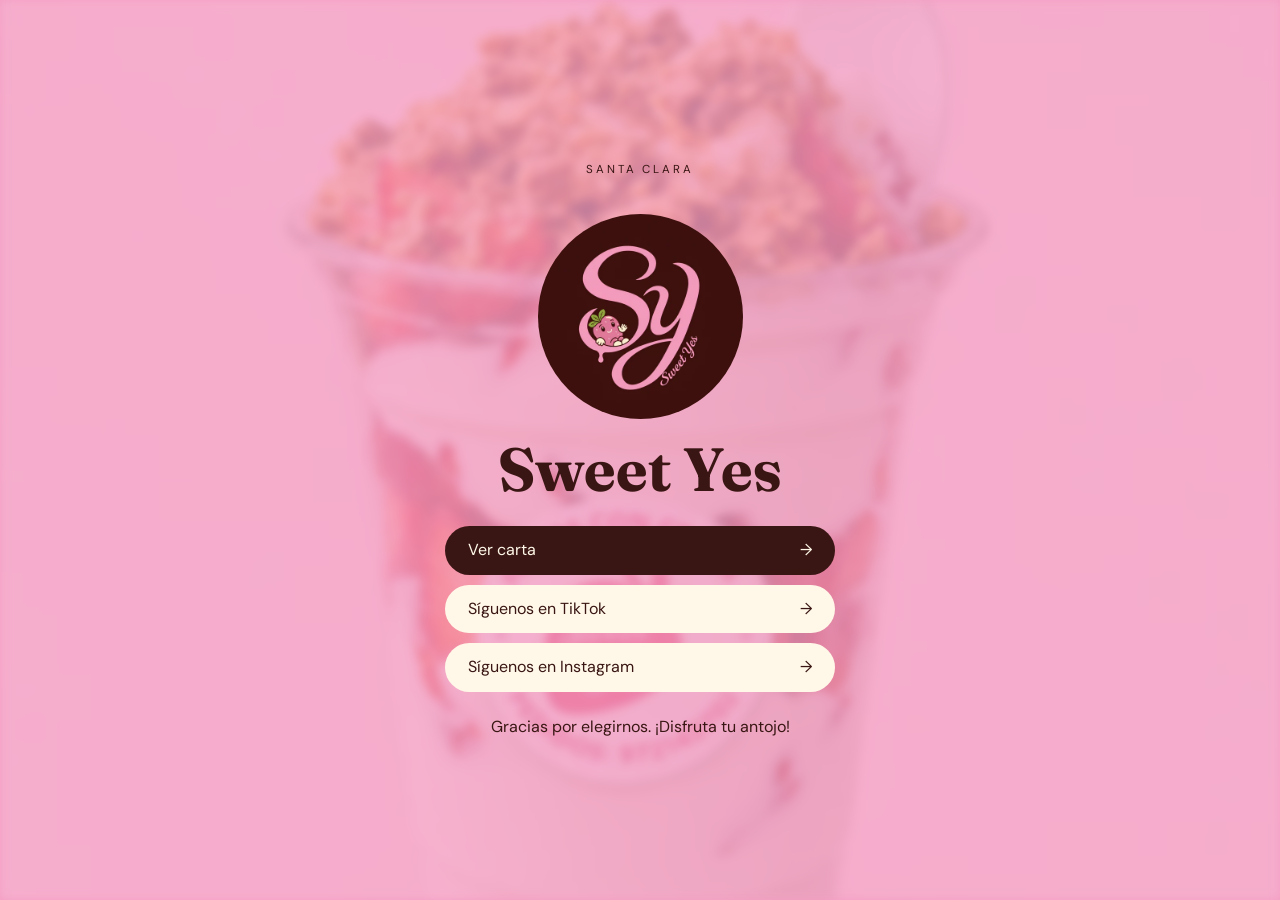
<file: index.html>
<!doctype html><html lang="es-PE"><head><meta charset="utf-8"><meta name="viewport" content="width=device-width,initial-scale=1"><title>Sweet Yes · Carta del local</title><link rel="icon" href="media/logo-sy.webp"><link rel="stylesheet" href="menu.css"></head><body class="welcome"><main class="welcome-inner"><p class="location">Santa Clara</p><img class="logo" alt="" src="media/logo-sy.webp"><h1>Sweet Yes</h1><nav aria-label="Carta y redes"><a href="menu.html">Ver carta</a><a href="https://www.tiktok.com/@sweetyessantaclara">Síguenos en TikTok</a><a href="https://www.instagram.com/sweetyesperu/">Síguenos en Instagram</a></nav><p>Gracias por elegirnos. ¡Disfruta tu antojo!</p></main></body></html>
</file>
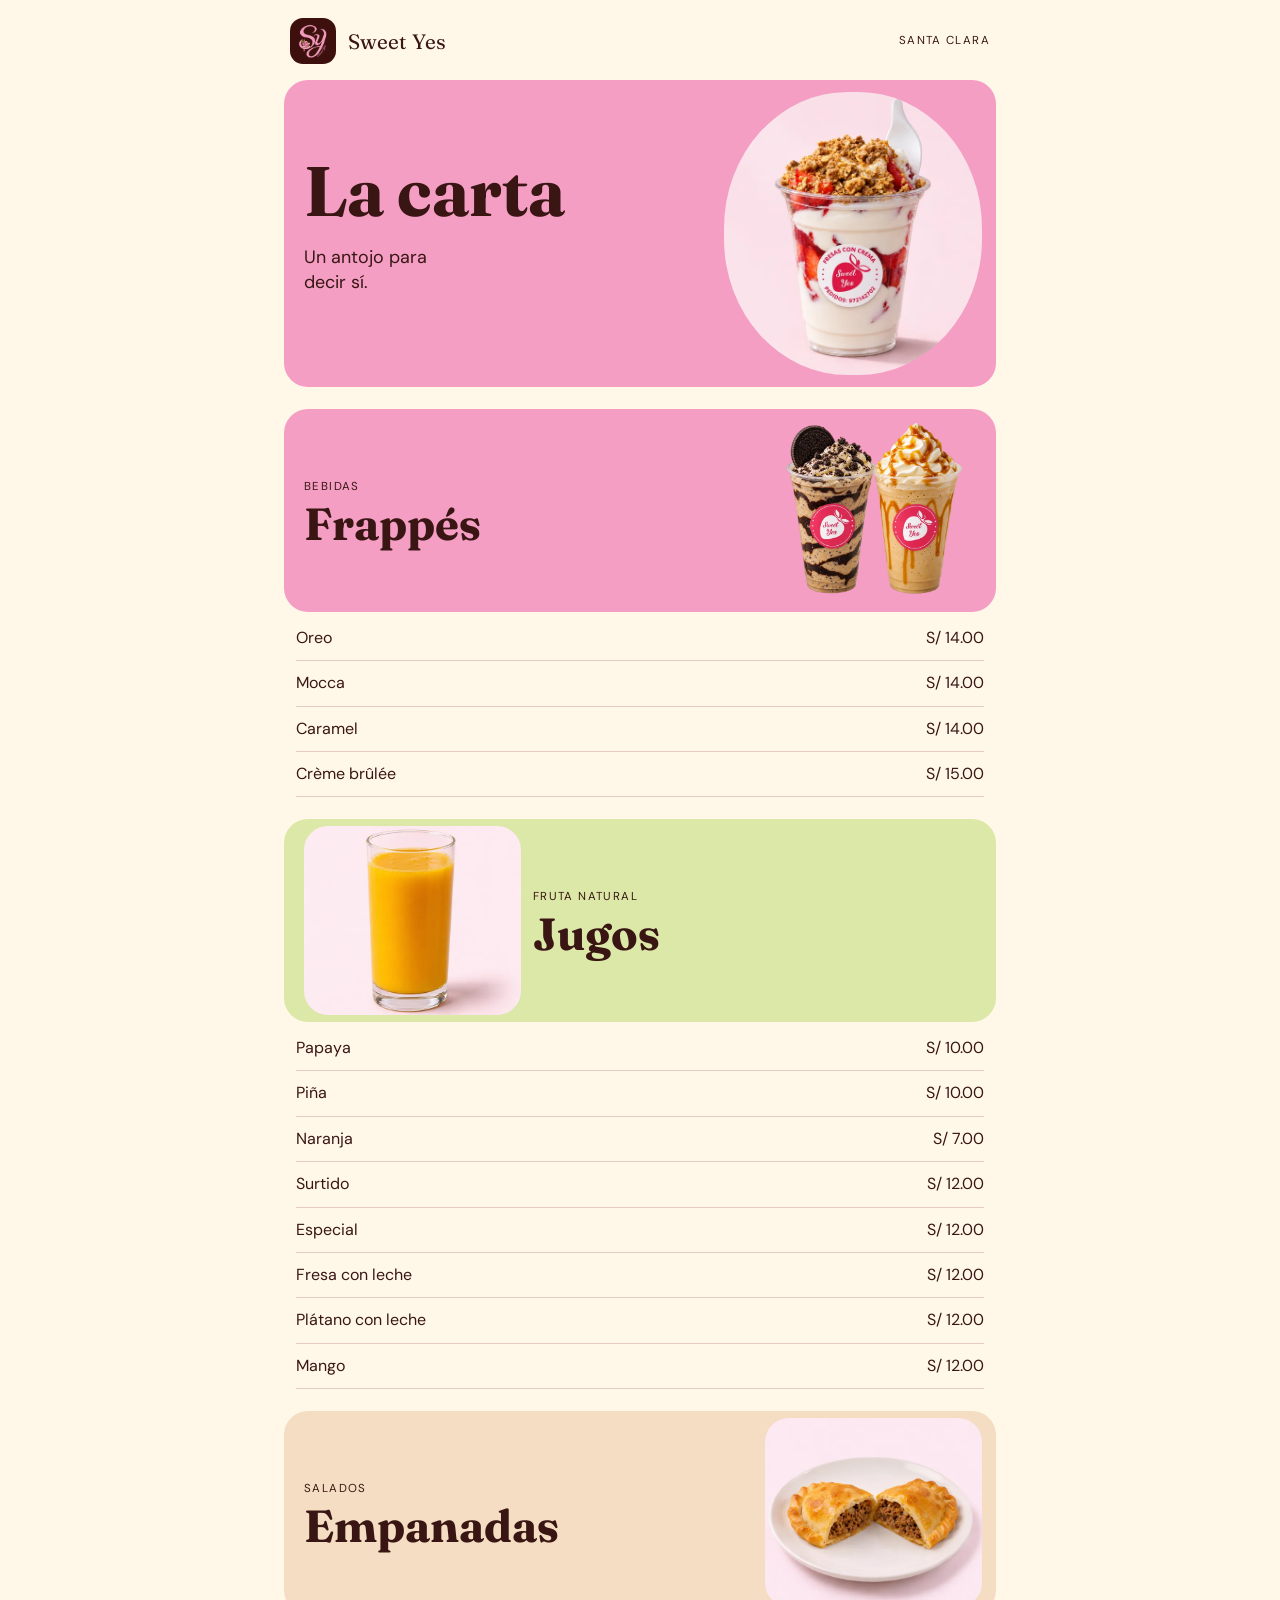
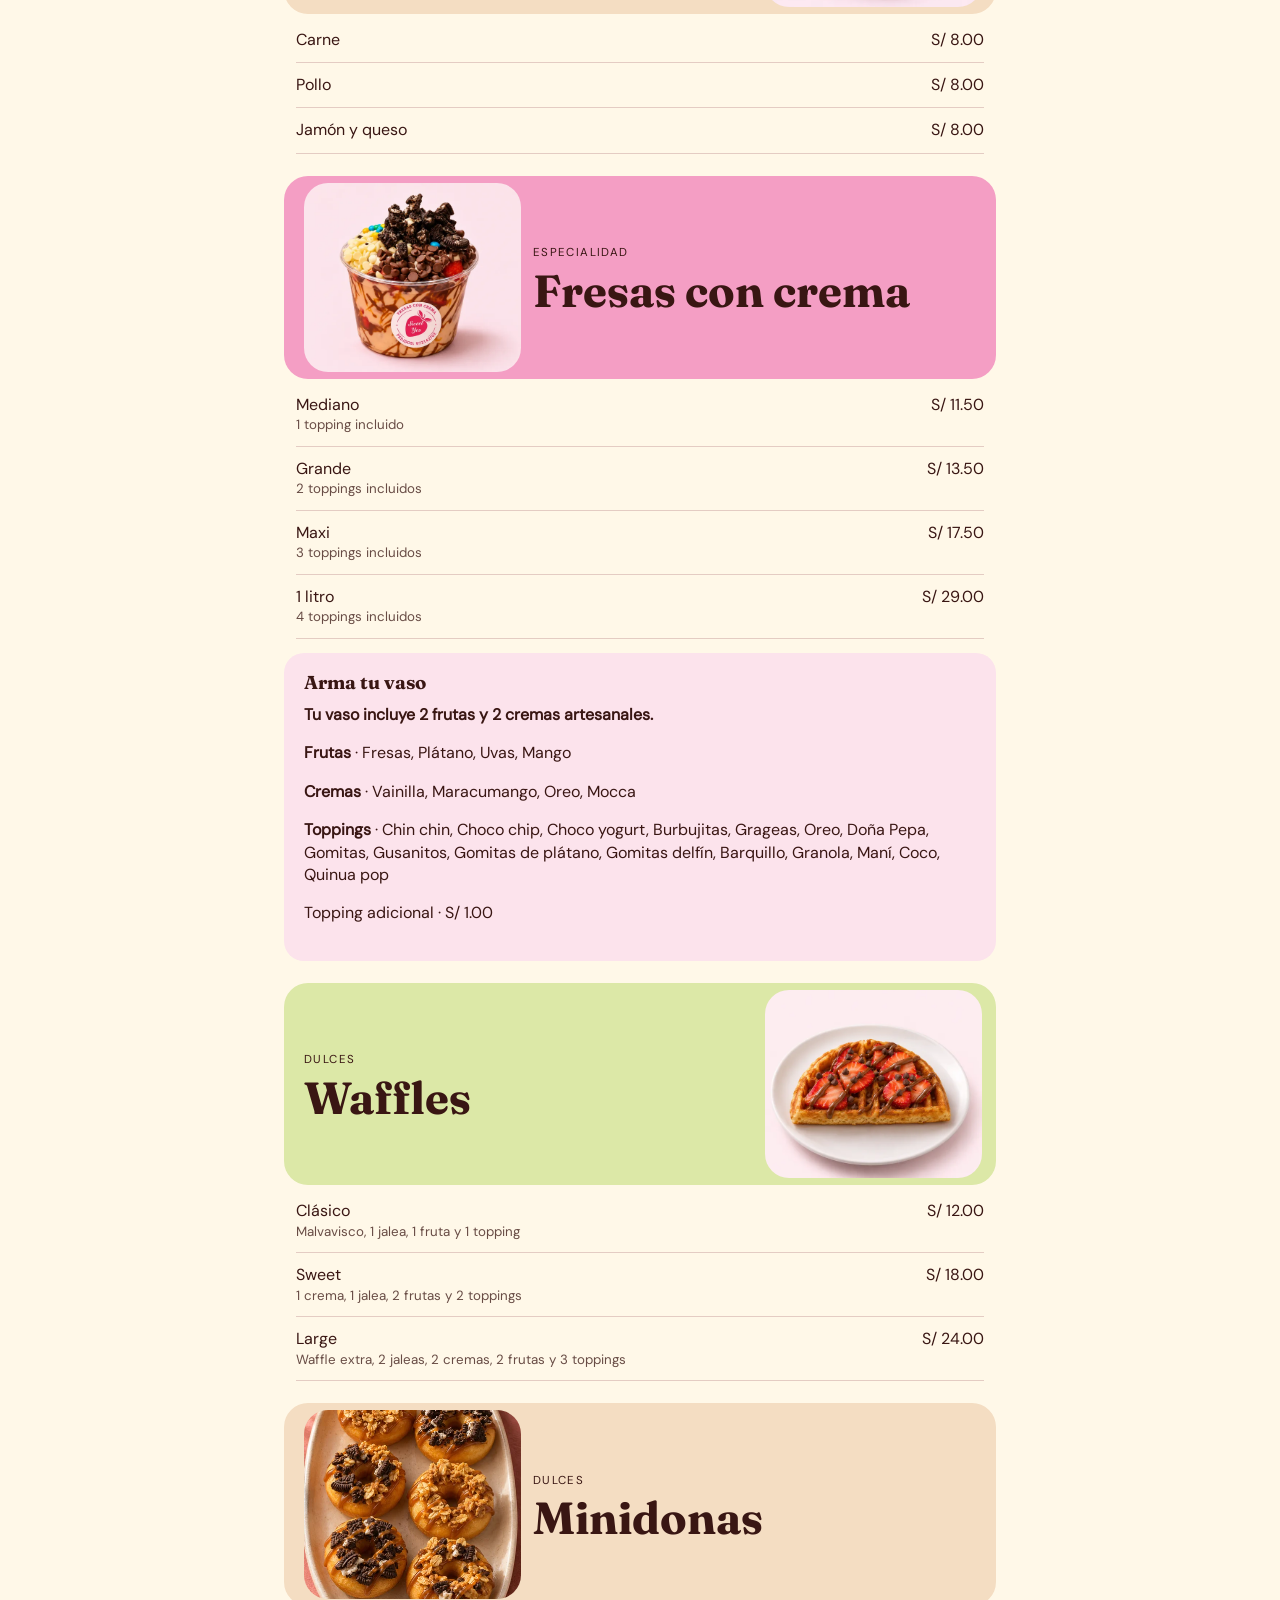
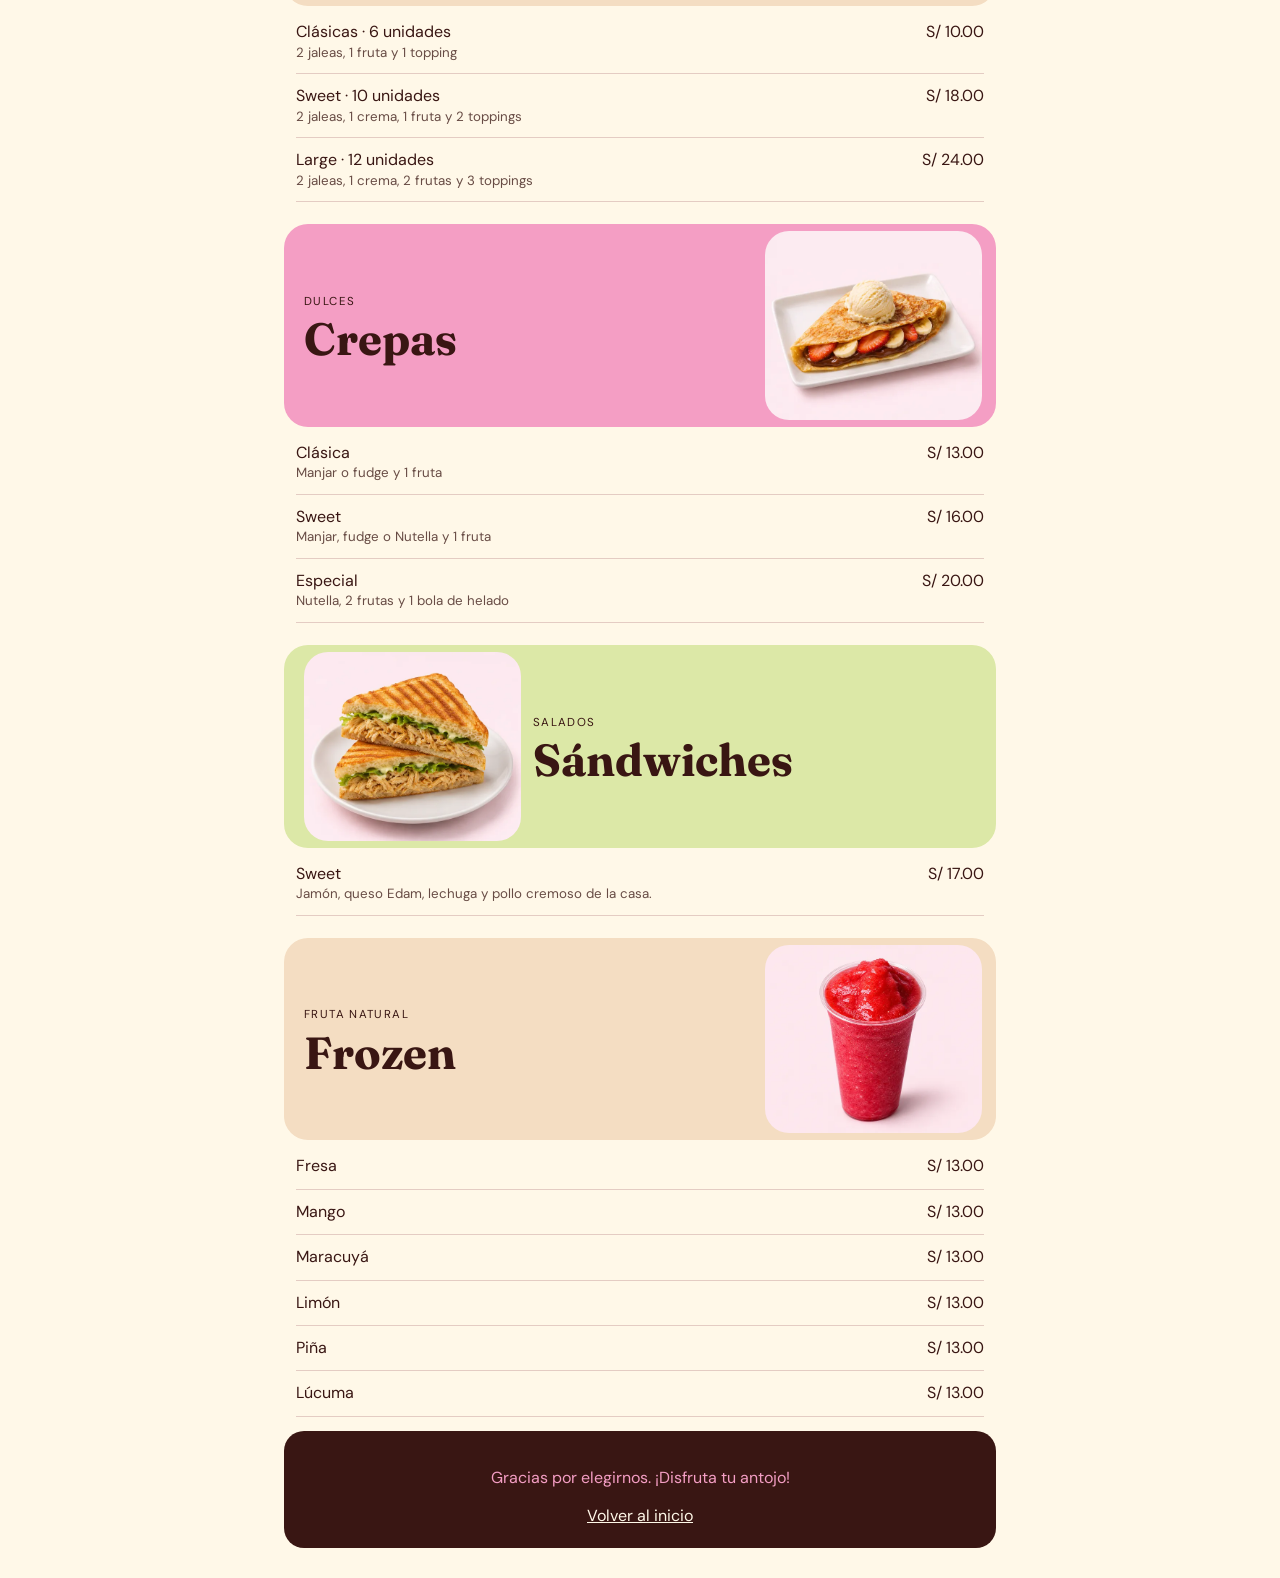
<file: menu.html>
<!doctype html><html lang="es-PE"><head><meta charset="utf-8"><meta name="viewport" content="width=device-width,initial-scale=1"><title>Sweet Yes · Carta del local</title><link rel="icon" href="media/logo-sy.webp"><link rel="stylesheet" href="menu.css"></head><body class="menu"><main><header><a href="index.html"><img src="media/logo-sy.webp" alt=""><strong>Sweet Yes</strong></a><span class="location">Santa Clara</span></header><div class="hero"><div><h1>La carta</h1><p>Un antojo para decir sí.</p></div><img src="assets/carta-web/fresas-con-crema-grande.webp" alt="Fresas con crema"></div><section class="category" id="frappes"><div class="banner"><div><span>Bebidas</span><h2>Frappés</h2></div><img src="media/frappes.webp" loading="lazy" alt=""></div><ul><li><div>Oreo<small></small></div><b>S/ 14.00</b></li><li><div>Mocca<small></small></div><b>S/ 14.00</b></li><li><div>Caramel<small></small></div><b>S/ 14.00</b></li><li><div>Crème brûlée<small></small></div><b>S/ 15.00</b></li></ul></section><section class="category" id="jugos"><div class="banner"><div><span>Fruta natural</span><h2>Jugos</h2></div><img src="assets/carta-web/jugo-de-mango.webp" loading="lazy" alt=""></div><ul><li><div>Papaya<small></small></div><b>S/ 10.00</b></li><li><div>Piña<small></small></div><b>S/ 10.00</b></li><li><div>Naranja<small></small></div><b>S/ 7.00</b></li><li><div>Surtido<small></small></div><b>S/ 12.00</b></li><li><div>Especial<small></small></div><b>S/ 12.00</b></li><li><div>Fresa con leche<small></small></div><b>S/ 12.00</b></li><li><div>Plátano con leche<small></small></div><b>S/ 12.00</b></li><li><div>Mango<small></small></div><b>S/ 12.00</b></li></ul></section><section class="category" id="empanadas"><div class="banner"><div><span>Salados</span><h2>Empanadas</h2></div><img src="assets/carta-web/empanada-de-carne.webp" loading="lazy" alt=""></div><ul><li><div>Carne<small></small></div><b>S/ 8.00</b></li><li><div>Pollo<small></small></div><b>S/ 8.00</b></li><li><div>Jamón y queso<small></small></div><b>S/ 8.00</b></li></ul></section><section class="category" id="fresas"><div class="banner"><div><span>Especialidad</span><h2>Fresas con crema</h2></div><img src="assets/carta-web/fresas-con-crema-maxi.webp" loading="lazy" alt=""></div><ul><li><div>Mediano<small>1 topping incluido</small></div><b>S/ 11.50</b></li><li><div>Grande<small>2 toppings incluidos</small></div><b>S/ 13.50</b></li><li><div>Maxi<small>3 toppings incluidos</small></div><b>S/ 17.50</b></li><li><div>1 litro<small>4 toppings incluidos</small></div><b>S/ 29.00</b></li></ul><aside><h3>Arma tu vaso</h3><strong>Tu vaso incluye 2 frutas y 2 cremas artesanales.</strong><p><b>Frutas</b> · Fresas, Plátano, Uvas, Mango</p><p><b>Cremas</b> · Vainilla, Maracumango, Oreo, Mocca</p><p><b>Toppings</b> · Chin chin, Choco chip, Choco yogurt, Burbujitas, Grageas, Oreo, Doña Pepa, Gomitas, Gusanitos, Gomitas de plátano, Gomitas delfín, Barquillo, Granola, Maní, Coco, Quinua pop</p><p>Topping adicional · S/ 1.00</p></aside></section><section class="category" id="waffles"><div class="banner"><div><span>Dulces</span><h2>Waffles</h2></div><img src="assets/carta-web/waffle-clasico.webp" loading="lazy" alt=""></div><ul><li><div>Clásico<small>Malvavisco, 1 jalea, 1 fruta y 1 topping</small></div><b>S/ 12.00</b></li><li><div>Sweet<small>1 crema, 1 jalea, 2 frutas y 2 toppings</small></div><b>S/ 18.00</b></li><li><div>Large<small>Waffle extra, 2 jaleas, 2 cremas, 2 frutas y 3 toppings</small></div><b>S/ 24.00</b></li></ul></section><section class="category" id="minidonas"><div class="banner"><div><span>Dulces</span><h2>Minidonas</h2></div><img src="media/minidonas.webp" loading="lazy" alt=""></div><ul><li><div>Clásicas · 6 unidades<small>2 jaleas, 1 fruta y 1 topping</small></div><b>S/ 10.00</b></li><li><div>Sweet · 10 unidades<small>2 jaleas, 1 crema, 1 fruta y 2 toppings</small></div><b>S/ 18.00</b></li><li><div>Large · 12 unidades<small>2 jaleas, 1 crema, 2 frutas y 3 toppings</small></div><b>S/ 24.00</b></li></ul></section><section class="category" id="crepas"><div class="banner"><div><span>Dulces</span><h2>Crepas</h2></div><img src="assets/carta-web/crepa-especial.webp" loading="lazy" alt=""></div><ul><li><div>Clásica<small>Manjar o fudge y 1 fruta</small></div><b>S/ 13.00</b></li><li><div>Sweet<small>Manjar, fudge o Nutella y 1 fruta</small></div><b>S/ 16.00</b></li><li><div>Especial<small>Nutella, 2 frutas y 1 bola de helado</small></div><b>S/ 20.00</b></li></ul></section><section class="category" id="sandwiches"><div class="banner"><div><span>Salados</span><h2>Sándwiches</h2></div><img src="assets/carta-web/sandwich-sweet.webp" loading="lazy" alt=""></div><ul><li><div>Sweet<small>Jamón, queso Edam, lechuga y pollo cremoso de la casa.</small></div><b>S/ 17.00</b></li></ul></section><section class="category" id="frozen"><div class="banner"><div><span>Fruta natural</span><h2>Frozen</h2></div><img src="assets/carta-web/frozen-de-fresa.webp" loading="lazy" alt=""></div><ul><li><div>Fresa<small></small></div><b>S/ 13.00</b></li><li><div>Mango<small></small></div><b>S/ 13.00</b></li><li><div>Maracuyá<small></small></div><b>S/ 13.00</b></li><li><div>Limón<small></small></div><b>S/ 13.00</b></li><li><div>Piña<small></small></div><b>S/ 13.00</b></li><li><div>Lúcuma<small></small></div><b>S/ 13.00</b></li></ul></section><footer><p>Gracias por elegirnos. ¡Disfruta tu antojo!</p><a href="index.html">Volver al inicio</a></footer></main></body></html>
</file>
<file: menu.css>
@font-face{font-family:DM;src:url('assets/fonts/dm-sans.ttf');font-display:swap}
@font-face{font-family:Fraunces;src:url('assets/fonts/fraunces.ttf');font-display:swap}
:root{--ink:#391613;--pink:#f49ec4;--cream:#fff8e8}
*{box-sizing:border-box}body{margin:0;color:var(--ink);font:16px/1.4 DM,sans-serif;background:var(--cream)}
h1,h2,h3,strong.brand{font-family:Fraunces,Georgia,serif;line-height:1.03;margin:0}a{color:inherit}a:focus-visible{outline:3px solid #875124;outline-offset:3px}
.location,.banner span{text-transform:uppercase;letter-spacing:.12em;font-size:.72rem}
.welcome{min-height:100svh;display:grid;place-items:center;isolation:isolate;background:var(--pink)}
.welcome:before{content:"";position:fixed;inset:0;z-index:-1;background:linear-gradient(#f49ec4c7,#f49ec4c7),url('assets/carta-web/fresas-con-crema-grande.webp') center/cover;filter:blur(5px)}
.welcome-inner{width:min(89%,390px);padding:24px 0;text-align:center}.welcome .location{margin:0 0 clamp(18px,4vh,44px);letter-spacing:.25em}
.logo{width:clamp(120px,24vh,205px);border-radius:50%}.welcome h1{font-size:clamp(43px,8vw,61px);margin:12px 0 26px}.welcome nav{display:grid;gap:10px}
.welcome nav a{padding:13px 23px;border-radius:100px;background:var(--cream);display:flex;justify-content:space-between;text-decoration:none}.welcome nav a:after{content:'→'}.welcome nav a:first-child,footer{background:var(--ink);color:var(--cream)}.welcome-inner>p:last-child{margin:24px 0 0}
.menu main{max-width:760px;margin:auto;padding:12px clamp(12px,3vw,24px) 30px}
header,header a,.hero,.banner,li{display:flex;align-items:center;justify-content:space-between;gap:12px}header{padding:6px 6px 16px}header a{text-decoration:none;justify-content:flex-start}header strong{font:1.3rem Fraunces,Georgia,serif}header img{width:46px;border-radius:13px}
.hero,.banner{background:var(--pink);border-radius:24px;padding:12px 14px 12px 20px}.hero h1{font-size:clamp(43px,8vw,70px)}.hero p{max-width:14ch;font-size:1.12rem}.hero img{width:38%;aspect-ratio:.91;object-fit:cover;border-radius:48%}
.category{margin-top:22px}.banner{min-height:115px;padding-block:7px}.banner h2{font-size:clamp(27px,5.6vw,45px);margin-top:5px}.banner img{width:32%;aspect-ratio:1.15;object-fit:cover;border-radius:24px}.category:first-of-type .banner img{object-fit:contain}
.category:nth-of-type(even) .banner{flex-direction:row-reverse;justify-content:flex-end}.category:nth-of-type(3n+2) .banner{background:#dce8a7}.category:nth-of-type(3n) .banner{background:#f4ddc2}
ul{list-style:none;margin:4px 12px;padding:0}li{padding:11px 0;border-bottom:1px solid #e4ccc3;align-items:baseline}li>b{font-weight:500;white-space:nowrap;font-variant-numeric:tabular-nums}small{display:block;color:#684c45}small:empty{display:none}
aside,footer{padding:20px;border-radius:20px;margin-top:14px}aside{background:#fce3ec}aside h3{margin-bottom:12px}footer{text-align:center}footer p{color:var(--pink)}
@media(prefers-reduced-motion:no-preference){@supports(animation-timeline:view()){.banner h2{animation:arrive linear both;animation-timeline:view();animation-range:entry 0% entry 100%}@keyframes arrive{from{transform:translateY(7px);opacity:.65}to{transform:none;opacity:1}}}}
</file>
